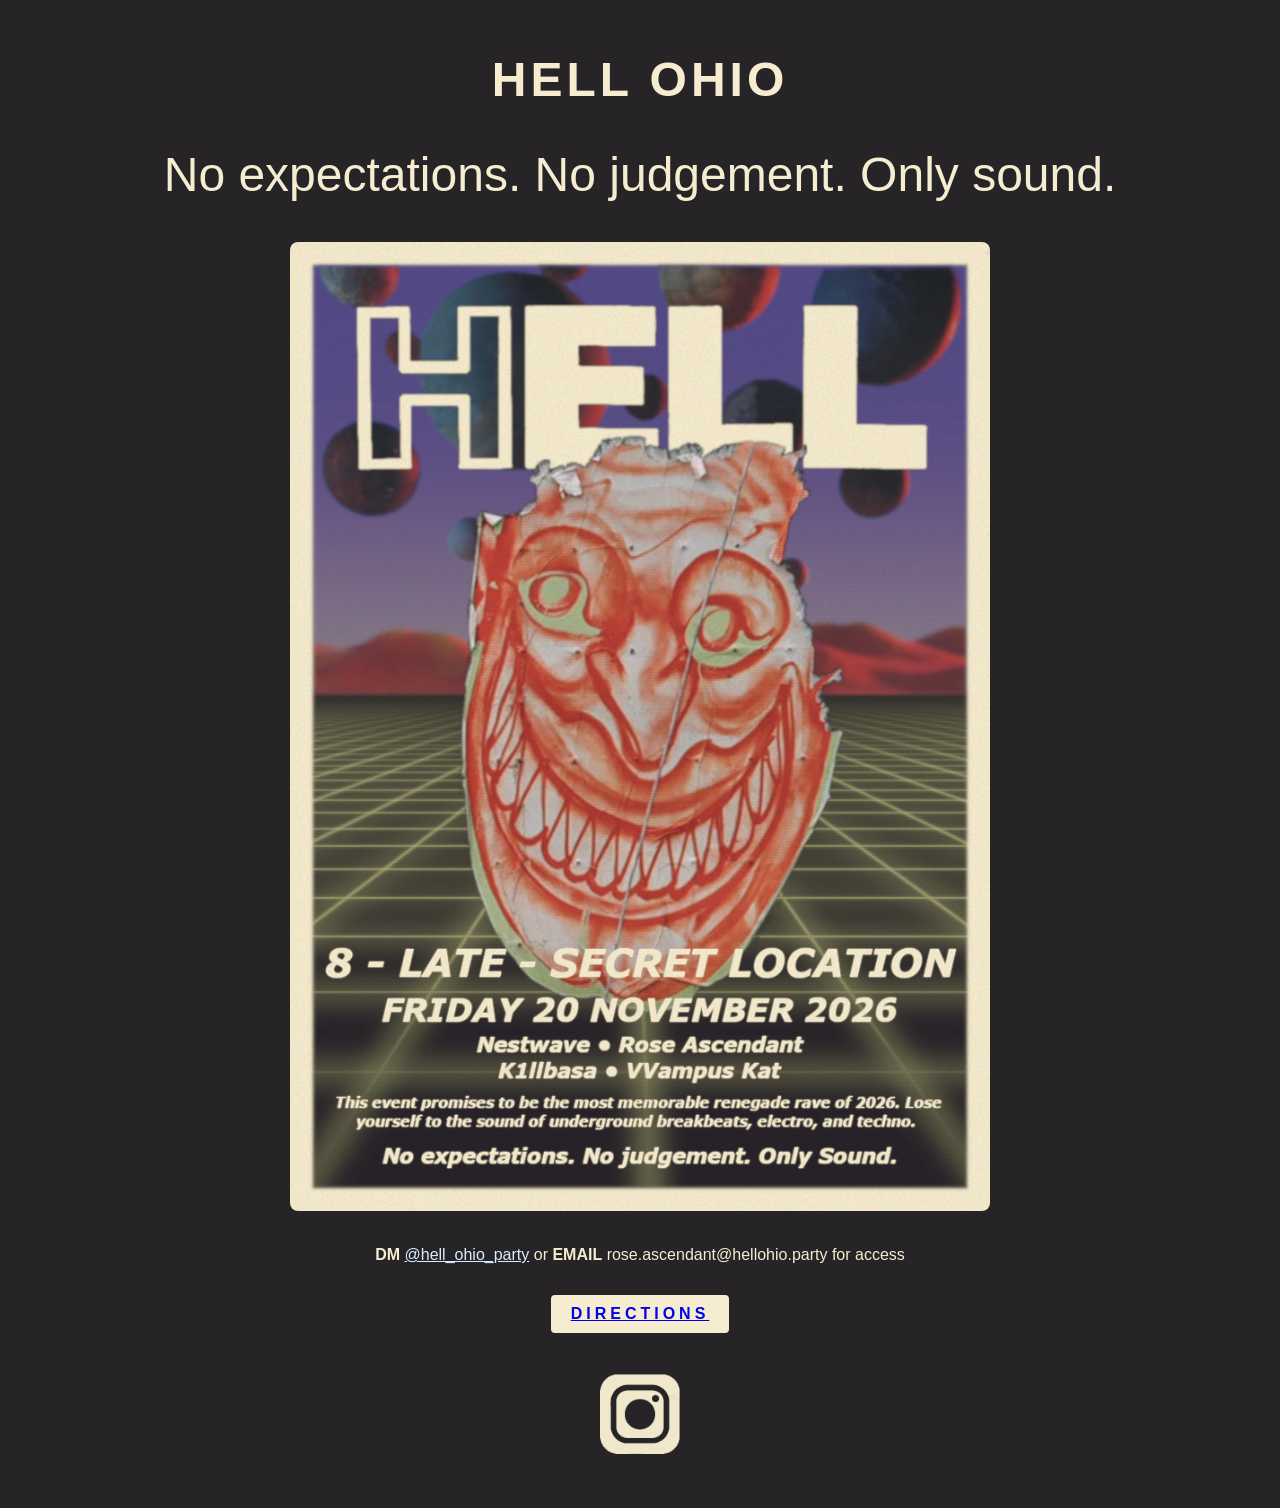
<file: index.html>
<!DOCTYPE html>
<html lang="en">
  <head>
    <meta charset="UTF-8">
    <meta name="viewport" content="width=device-width, initial-scale=1.0">
    <title>HELL OHIO</title>
    <link rel="stylesheet" href="style.css">
  </head>
  <body>
    <header>
      <h1>HELL OHIO</h1>
      <h2>No expectations. No judgement. Only sound.</h2>
    </header>
    <div class="photo-container">
      <img src="HELL Ohio v.3 version 2.png" alt="Flyer photo">
    </div>
    <p>
      <strong>DM</strong> <a class="light-link" href="https://www.instagram.com/hell_ohio_party/"target="_blank" rel="noopener noreferrer">@hell_ohio_party</a> or <strong>EMAIL</strong> rose.ascendant@hellohio.party for access
    </p>
    <div style="display: flex; justify-content: center; align-items: center;"> 
      <h1 class="button">
        <a href="/instructions.html">DIRECTIONS</a>
      </h1>
    </div>
    <div class="photo-container">
      <a href="https://www.instagram.com/hell_ohio_party/"target="_blank" rel="noopener noreferrer">
        <img src="insta hell.png" alt="Follow HELL OHIO on Instagram">
      </a>
    </div>
  </body>
</html>
</file>
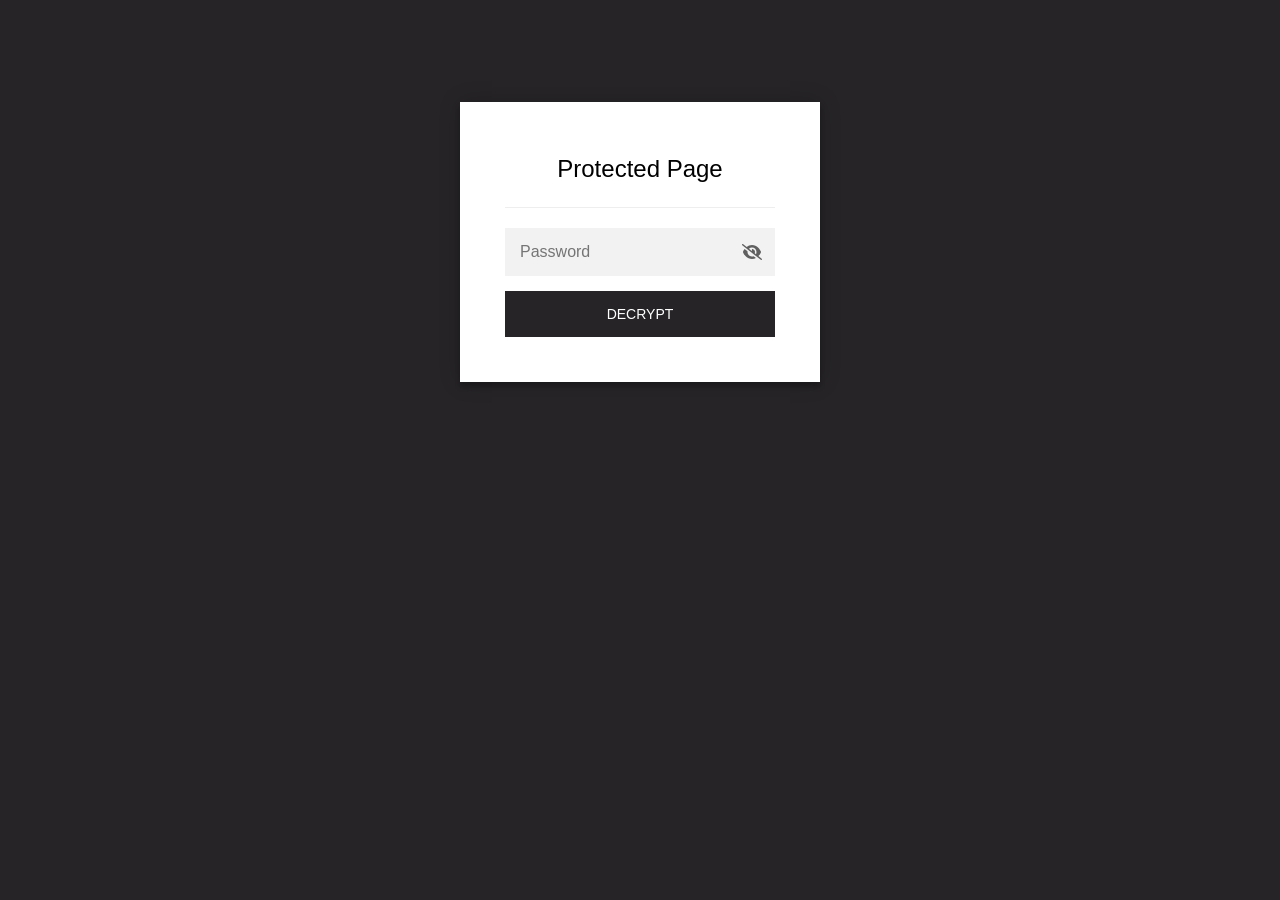
<file: instructions.html>
<!DOCTYPE html>
<html class="staticrypt-html">
    <head>
        <meta charset="utf-8" />
        <title>Protected Page</title>
        <meta name="viewport" content="width=device-width, initial-scale=1" />

        <!-- do not cache this page -->
        <meta http-equiv="cache-control" content="max-age=0" />
        <meta http-equiv="cache-control" content="no-cache" />
        <meta http-equiv="expires" content="0" />
        <meta http-equiv="expires" content="Tue, 01 Jan 1980 1:00:00 GMT" />
        <meta http-equiv="pragma" content="no-cache" />

        <style>
            .staticrypt-hr {
                margin-top: 20px;
                margin-bottom: 20px;
                border: 0;
                border-top: 1px solid #eee;
            }

            .staticrypt-page {
                width: 360px;
                padding: 8% 0 0;
                margin: auto;
                box-sizing: border-box;
            }

            .staticrypt-form {
                position: relative;
                z-index: 1;
                background: #ffffff;
                max-width: 360px;
                margin: 0 auto 100px;
                padding: 45px;
                text-align: center;
                box-shadow: 0 0 20px 0 rgba(0, 0, 0, 0.2), 0 5px 5px 0 rgba(0, 0, 0, 0.24);
            }

            .staticrypt-form input[type="password"],
            input[type="text"] {
                background: inherit;
                border: 0;
                box-sizing: border-box; /* This ensures padding is included in the total width */
                font-size: 14px;
                outline: 0;
                padding: 15px 30px 15px 15px; /* Adjust the padding to ensure there is space for the icon */
                width: 100%;
            }

            .staticrypt-password-container {
                position: relative;
                outline: 0;
                background: #f2f2f2;
                width: 100%;
                border: 0;
                margin: 0 0 15px;
                box-sizing: border-box;
            }

            .staticrypt-toggle-password-visibility {
                cursor: pointer;
                height: 20px;
                opacity: 60%;
                padding: 13px;
                position: absolute;
                right: 0;
                top: 50%;
                transform: translateY(-50%);
                width: 20px;
            }

            .staticrypt-form .staticrypt-decrypt-button {
                text-transform: uppercase;
                outline: 0;
                background: #262427;
                width: 100%;
                border: 0;
                padding: 15px;
                color: #ffffff;
                font-size: 14px;
                cursor: pointer;
            }

            .staticrypt-form .staticrypt-decrypt-button:hover,
            .staticrypt-form .staticrypt-decrypt-button:active,
            .staticrypt-form .staticrypt-decrypt-button:focus {
                background: #ad3d30;
                filter: brightness(92%);
            }

            .staticrypt-html {
                height: 100%;
            }

            .staticrypt-body {
                height: 100%;
                margin: 0;
            }

            .staticrypt-content {
                height: 100%;
                margin-bottom: 1em;
                background: #262427;
                font-family: "Arial", sans-serif;
                -webkit-font-smoothing: antialiased;
                -moz-osx-font-smoothing: grayscale;
            }

            .staticrypt-instructions {
                margin-top: -1em;
                margin-bottom: 1em;
            }

            .staticrypt-title {
                font-size: 1.5em;
            }

            label.staticrypt-remember {
                display: flex;
                align-items: center;
                margin-bottom: 1em;
            }

            .staticrypt-remember input[type="checkbox"] {
                transform: scale(1.5);
                margin-right: 1em;
            }

            .hidden {
                display: none !important;
            }

            .staticrypt-spinner-container {
                height: 100%;
                display: flex;
                align-items: center;
                justify-content: center;
            }

            .staticrypt-spinner {
                display: inline-block;
                width: 2rem;
                height: 2rem;
                vertical-align: text-bottom;
                border: 0.25em solid gray;
                border-right-color: transparent;
                border-radius: 50%;
                -webkit-animation: spinner-border 0.75s linear infinite;
                animation: spinner-border 0.75s linear infinite;
                animation-duration: 0.75s;
                animation-timing-function: linear;
                animation-delay: 0s;
                animation-iteration-count: infinite;
                animation-direction: normal;
                animation-fill-mode: none;
                animation-play-state: running;
                animation-name: spinner-border;
            }

            @keyframes spinner-border {
                100% {
                    transform: rotate(360deg);
                }
            }

            @media screen and (-webkit-min-device-pixel-ratio: 0) {
                .staticrypt-form input[type="password"],
                input[type="text"] {
                    font-size: 16px;
                }
            }
        </style>
    </head>

    <body class="staticrypt-body">
        <div id="staticrypt_loading" class="staticrypt-spinner-container">
            <div class="staticrypt-spinner"></div>
        </div>

        <div id="staticrypt_content" class="staticrypt-content hidden">
            <div class="staticrypt-page">
                <div class="staticrypt-form">
                    <div class="staticrypt-instructions">
                        <p class="staticrypt-title">Protected Page</p>
                        <p></p>
                    </div>

                    <hr class="staticrypt-hr" />

                    <form id="staticrypt-form" action="#" method="post">
                        <div class="staticrypt-password-container">
                            <input
                                id="staticrypt-password"
                                type="password"
                                name="password"
                                placeholder="Password"
                                autofocus
                            />

                            <img
                                class="staticrypt-toggle-password-visibility"
                                alt="template_toggle_show"
                                title="template_toggle_show"
                                src="[data-uri]"
                            />
                        </div>

                        <label id="staticrypt-remember-label" class="staticrypt-remember hidden">
                            <input id="staticrypt-remember" type="checkbox" name="remember" />
                            Remember me
                        </label>

                        <input type="submit" class="staticrypt-decrypt-button" value="DECRYPT" />
                    </form>
                </div>
            </div>
        </div>

        <script>
            // these variables will be filled when generating the file - the template format is 'variable_name'
            const staticryptInitiator = 
            ((function(){
  const exports = {};
  const cryptoEngine = ((function(){
  const exports = {};
  const { subtle } = crypto;

const IV_BITS = 16 * 8;
const HEX_BITS = 4;
const ENCRYPTION_ALGO = "AES-CBC";

/**
 * Translates between utf8 encoded hexadecimal strings
 * and Uint8Array bytes.
 */
const HexEncoder = {
    /**
     * hex string -> bytes
     * @param {string} hexString
     * @returns {Uint8Array}
     */
    parse: function (hexString) {
        if (hexString.length % 2 !== 0) throw "Invalid hexString";
        const arrayBuffer = new Uint8Array(hexString.length / 2);

        for (let i = 0; i < hexString.length; i += 2) {
            const byteValue = parseInt(hexString.substring(i, i + 2), 16);
            if (isNaN(byteValue)) {
                throw "Invalid hexString";
            }
            arrayBuffer[i / 2] = byteValue;
        }
        return arrayBuffer;
    },

    /**
     * bytes -> hex string
     * @param {Uint8Array} bytes
     * @returns {string}
     */
    stringify: function (bytes) {
        const hexBytes = [];

        for (let i = 0; i < bytes.length; ++i) {
            let byteString = bytes[i].toString(16);
            if (byteString.length < 2) {
                byteString = "0" + byteString;
            }
            hexBytes.push(byteString);
        }
        return hexBytes.join("");
    },
};

/**
 * Translates between utf8 strings and Uint8Array bytes.
 */
const UTF8Encoder = {
    parse: function (str) {
        return new TextEncoder().encode(str);
    },

    stringify: function (bytes) {
        return new TextDecoder().decode(bytes);
    },
};

/**
 * Salt and encrypt a msg with a password.
 */
async function encrypt(msg, hashedPassword) {
    // Must be 16 bytes, unpredictable, and preferably cryptographically random. However, it need not be secret.
    // https://developer.mozilla.org/en-US/docs/Web/API/SubtleCrypto/encrypt#parameters
    const iv = crypto.getRandomValues(new Uint8Array(IV_BITS / 8));

    const key = await subtle.importKey("raw", HexEncoder.parse(hashedPassword), ENCRYPTION_ALGO, false, ["encrypt"]);

    const encrypted = await subtle.encrypt(
        {
            name: ENCRYPTION_ALGO,
            iv: iv,
        },
        key,
        UTF8Encoder.parse(msg)
    );

    // iv will be 32 hex characters, we prepend it to the ciphertext for use in decryption
    return HexEncoder.stringify(iv) + HexEncoder.stringify(new Uint8Array(encrypted));
}
exports.encrypt = encrypt;

/**
 * Decrypt a salted msg using a password.
 *
 * @param {string} encryptedMsg
 * @param {string} hashedPassword
 * @returns {Promise<string>}
 */
async function decrypt(encryptedMsg, hashedPassword) {
    const ivLength = IV_BITS / HEX_BITS;
    const iv = HexEncoder.parse(encryptedMsg.substring(0, ivLength));
    const encrypted = encryptedMsg.substring(ivLength);

    const key = await subtle.importKey("raw", HexEncoder.parse(hashedPassword), ENCRYPTION_ALGO, false, ["decrypt"]);

    const outBuffer = await subtle.decrypt(
        {
            name: ENCRYPTION_ALGO,
            iv: iv,
        },
        key,
        HexEncoder.parse(encrypted)
    );

    return UTF8Encoder.stringify(new Uint8Array(outBuffer));
}
exports.decrypt = decrypt;

/**
 * Salt and hash the password so it can be stored in localStorage without opening a password reuse vulnerability.
 *
 * @param {string} password
 * @param {string} salt
 * @returns {Promise<string>}
 */
async function hashPassword(password, salt) {
    // we hash the password in multiple steps, each adding more iterations. This is because we used to allow less
    // iterations, so for backward compatibility reasons, we need to support going from that to more iterations.
    let hashedPassword = await hashLegacyRound(password, salt);

    hashedPassword = await hashSecondRound(hashedPassword, salt);

    return hashThirdRound(hashedPassword, salt);
}
exports.hashPassword = hashPassword;

/**
 * This hashes the password with 1k iterations. This is a low number, we need this function to support backwards
 * compatibility.
 *
 * @param {string} password
 * @param {string} salt
 * @returns {Promise<string>}
 */
function hashLegacyRound(password, salt) {
    return pbkdf2(password, salt, 1000, "SHA-1");
}
exports.hashLegacyRound = hashLegacyRound;

/**
 * Add a second round of iterations. This is because we used to use 1k, so for backwards compatibility with
 * remember-me/autodecrypt links, we need to support going from that to more iterations.
 *
 * @param hashedPassword
 * @param salt
 * @returns {Promise<string>}
 */
function hashSecondRound(hashedPassword, salt) {
    return pbkdf2(hashedPassword, salt, 14000, "SHA-256");
}
exports.hashSecondRound = hashSecondRound;

/**
 * Add a third round of iterations to bring total number to 600k. This is because we used to use 1k, then 15k, so for
 * backwards compatibility with remember-me/autodecrypt links, we need to support going from that to more iterations.
 *
 * @param hashedPassword
 * @param salt
 * @returns {Promise<string>}
 */
function hashThirdRound(hashedPassword, salt) {
    return pbkdf2(hashedPassword, salt, 585000, "SHA-256");
}
exports.hashThirdRound = hashThirdRound;

/**
 * Salt and hash the password so it can be stored in localStorage without opening a password reuse vulnerability.
 *
 * @param {string} password
 * @param {string} salt
 * @param {int} iterations
 * @param {string} hashAlgorithm
 * @returns {Promise<string>}
 */
async function pbkdf2(password, salt, iterations, hashAlgorithm) {
    const key = await subtle.importKey("raw", UTF8Encoder.parse(password), "PBKDF2", false, ["deriveBits"]);

    const keyBytes = await subtle.deriveBits(
        {
            name: "PBKDF2",
            hash: hashAlgorithm,
            iterations,
            salt: UTF8Encoder.parse(salt),
        },
        key,
        256
    );

    return HexEncoder.stringify(new Uint8Array(keyBytes));
}

function generateRandomSalt() {
    const bytes = crypto.getRandomValues(new Uint8Array(128 / 8));

    return HexEncoder.stringify(new Uint8Array(bytes));
}
exports.generateRandomSalt = generateRandomSalt;

async function signMessage(hashedPassword, message) {
    const key = await subtle.importKey(
        "raw",
        HexEncoder.parse(hashedPassword),
        {
            name: "HMAC",
            hash: "SHA-256",
        },
        false,
        ["sign"]
    );
    const signature = await subtle.sign("HMAC", key, UTF8Encoder.parse(message));

    return HexEncoder.stringify(new Uint8Array(signature));
}
exports.signMessage = signMessage;

function getRandomAlphanum() {
    const possibleCharacters = "abcdefghijklmnopqrstuvwxyzABCDEFGHIJKLMNOPQRSTUVWXYZ0123456789";

    let byteArray;
    let parsedInt;

    // Keep generating new random bytes until we get a value that falls
    // within a range that can be evenly divided by possibleCharacters.length
    do {
        byteArray = crypto.getRandomValues(new Uint8Array(1));
        // extract the lowest byte to get an int from 0 to 255 (probably unnecessary, since we're only generating 1 byte)
        parsedInt = byteArray[0] & 0xff;
    } while (parsedInt >= 256 - (256 % possibleCharacters.length));

    // Take the modulo of the parsed integer to get a random number between 0 and totalLength - 1
    const randomIndex = parsedInt % possibleCharacters.length;

    return possibleCharacters[randomIndex];
}

/**
 * Generate a random string of a given length.
 *
 * @param {int} length
 * @returns {string}
 */
function generateRandomString(length) {
    let randomString = "";

    for (let i = 0; i < length; i++) {
        randomString += getRandomAlphanum();
    }

    return randomString;
}
exports.generateRandomString = generateRandomString;

  return exports;
})());
const codec = ((function(){
  const exports = {};
  /**
 * Initialize the codec with the provided cryptoEngine - this return functions to encode and decode messages.
 *
 * @param cryptoEngine - the engine to use for encryption / decryption
 */
function init(cryptoEngine) {
    const exports = {};

    /**
     * Top-level function for encoding a message.
     * Includes password hashing, encryption, and signing.
     *
     * @param {string} msg
     * @param {string} password
     * @param {string} salt
     *
     * @returns {string} The encoded text
     */
    async function encode(msg, password, salt) {
        const hashedPassword = await cryptoEngine.hashPassword(password, salt);

        const encrypted = await cryptoEngine.encrypt(msg, hashedPassword);

        // we use the hashed password in the HMAC because this is effectively what will be used a password (so we can store
        // it in localStorage safely, we don't use the clear text password)
        const hmac = await cryptoEngine.signMessage(hashedPassword, encrypted);

        return hmac + encrypted;
    }
    exports.encode = encode;

    /**
     * Encode using a password that has already been hashed. This is useful to encode multiple messages in a row, that way
     * we don't need to hash the password multiple times.
     *
     * @param {string} msg
     * @param {string} hashedPassword
     *
     * @returns {string} The encoded text
     */
    async function encodeWithHashedPassword(msg, hashedPassword) {
        const encrypted = await cryptoEngine.encrypt(msg, hashedPassword);

        // we use the hashed password in the HMAC because this is effectively what will be used a password (so we can store
        // it in localStorage safely, we don't use the clear text password)
        const hmac = await cryptoEngine.signMessage(hashedPassword, encrypted);

        return hmac + encrypted;
    }
    exports.encodeWithHashedPassword = encodeWithHashedPassword;

    /**
     * Top-level function for decoding a message.
     * Includes signature check and decryption.
     *
     * @param {string} signedMsg
     * @param {string} hashedPassword
     * @param {string} salt
     * @param {int} backwardCompatibleAttempt
     * @param {string} originalPassword
     *
     * @returns {Object} {success: true, decoded: string} | {success: false, message: string}
     */
    async function decode(signedMsg, hashedPassword, salt, backwardCompatibleAttempt = 0, originalPassword = "") {
        const encryptedHMAC = signedMsg.substring(0, 64);
        const encryptedMsg = signedMsg.substring(64);
        const decryptedHMAC = await cryptoEngine.signMessage(hashedPassword, encryptedMsg);

        if (decryptedHMAC !== encryptedHMAC) {
            // we have been raising the number of iterations in the hashing algorithm multiple times, so to support the old
            // remember-me/autodecrypt links we need to try bringing the old hashes up to speed.
            originalPassword = originalPassword || hashedPassword;
            if (backwardCompatibleAttempt === 0) {
                const updatedHashedPassword = await cryptoEngine.hashThirdRound(originalPassword, salt);

                return decode(signedMsg, updatedHashedPassword, salt, backwardCompatibleAttempt + 1, originalPassword);
            }
            if (backwardCompatibleAttempt === 1) {
                let updatedHashedPassword = await cryptoEngine.hashSecondRound(originalPassword, salt);
                updatedHashedPassword = await cryptoEngine.hashThirdRound(updatedHashedPassword, salt);

                return decode(signedMsg, updatedHashedPassword, salt, backwardCompatibleAttempt + 1, originalPassword);
            }

            return { success: false, message: "Signature mismatch" };
        }

        return {
            success: true,
            decoded: await cryptoEngine.decrypt(encryptedMsg, hashedPassword),
        };
    }
    exports.decode = decode;

    return exports;
}
exports.init = init;

  return exports;
})());
const decode = codec.init(cryptoEngine).decode;

/**
 * Initialize the staticrypt module, that exposes functions callbable by the password_template.
 *
 * @param {{
 *  staticryptEncryptedMsgUniqueVariableName: string,
 *  isRememberEnabled: boolean,
 *  rememberDurationInDays: number,
 *  staticryptSaltUniqueVariableName: string,
 * }} staticryptConfig - object of data that is stored on the password_template at encryption time.
 *
 * @param {{
 *  rememberExpirationKey: string,
 *  rememberPassphraseKey: string,
 *  replaceHtmlCallback: function,
 *  clearLocalStorageCallback: function,
 * }} templateConfig - object of data that can be configured by a custom password_template.
 */
function init(staticryptConfig, templateConfig) {
    const exports = {};

    /**
     * Decrypt our encrypted page, replace the whole HTML.
     *
     * @param {string} hashedPassword
     * @returns {Promise<boolean>}
     */
    async function decryptAndReplaceHtml(hashedPassword) {
        const { staticryptEncryptedMsgUniqueVariableName, staticryptSaltUniqueVariableName } = staticryptConfig;
        const { replaceHtmlCallback } = templateConfig;

        const result = await decode(
            staticryptEncryptedMsgUniqueVariableName,
            hashedPassword,
            staticryptSaltUniqueVariableName
        );
        if (!result.success) {
            return false;
        }
        const plainHTML = result.decoded;

        // if the user configured a callback call it, otherwise just replace the whole HTML
        if (typeof replaceHtmlCallback === "function") {
            replaceHtmlCallback(plainHTML);
        } else {
            document.write(plainHTML);
            document.close();
        }

        return true;
    }

    /**
     * Attempt to decrypt the page and replace the whole HTML.
     *
     * @param {string} password
     * @param {boolean} isRememberChecked
     *
     * @returns {Promise<{isSuccessful: boolean, hashedPassword?: string}>} - we return an object, so that if we want to
     *   expose more information in the future we can do it without breaking the password_template
     */
    async function handleDecryptionOfPage(password, isRememberChecked) {
        const { staticryptSaltUniqueVariableName } = staticryptConfig;

        // decrypt and replace the whole page
        const hashedPassword = await cryptoEngine.hashPassword(password, staticryptSaltUniqueVariableName);
        return handleDecryptionOfPageFromHash(hashedPassword, isRememberChecked);
    }
    exports.handleDecryptionOfPage = handleDecryptionOfPage;

    async function handleDecryptionOfPageFromHash(hashedPassword, isRememberChecked) {
        const { isRememberEnabled, rememberDurationInDays } = staticryptConfig;
        const { rememberExpirationKey, rememberPassphraseKey } = templateConfig;

        const isDecryptionSuccessful = await decryptAndReplaceHtml(hashedPassword);

        if (!isDecryptionSuccessful) {
            return {
                isSuccessful: false,
                hashedPassword,
            };
        }

        // remember the hashedPassword and set its expiration if necessary
        if (isRememberEnabled && isRememberChecked) {
            window.localStorage.setItem(rememberPassphraseKey, hashedPassword);

            // set the expiration if the duration isn't 0 (meaning no expiration)
            if (rememberDurationInDays > 0) {
                window.localStorage.setItem(
                    rememberExpirationKey,
                    (new Date().getTime() + rememberDurationInDays * 24 * 60 * 60 * 1000).toString()
                );
            }
        }

        return {
            isSuccessful: true,
            hashedPassword,
        };
    }
    exports.handleDecryptionOfPageFromHash = handleDecryptionOfPageFromHash;

    /**
     * Clear localstorage from staticrypt related values
     */
    function clearLocalStorage() {
        const { clearLocalStorageCallback, rememberExpirationKey, rememberPassphraseKey } = templateConfig;

        if (typeof clearLocalStorageCallback === "function") {
            clearLocalStorageCallback();
        } else {
            localStorage.removeItem(rememberPassphraseKey);
            localStorage.removeItem(rememberExpirationKey);
        }
    }

    async function handleDecryptOnLoad() {
        let isSuccessful = await decryptOnLoadFromUrl();

        if (!isSuccessful) {
            isSuccessful = await decryptOnLoadFromRememberMe();
        }

        return { isSuccessful };
    }
    exports.handleDecryptOnLoad = handleDecryptOnLoad;

    /**
     * Clear storage if we are logging out
     *
     * @returns {boolean} - whether we logged out
     */
    function logoutIfNeeded() {
        const logoutKey = "staticrypt_logout";

        // handle logout through query param
        const queryParams = new URLSearchParams(window.location.search);
        if (queryParams.has(logoutKey)) {
            clearLocalStorage();
            return true;
        }

        // handle logout through URL fragment
        const hash = window.location.hash.substring(1);
        if (hash.includes(logoutKey)) {
            clearLocalStorage();
            return true;
        }

        return false;
    }

    /**
     * To be called on load: check if we want to try to decrypt and replace the HTML with the decrypted content, and
     * try to do it if needed.
     *
     * @returns {Promise<boolean>} true if we derypted and replaced the whole page, false otherwise
     */
    async function decryptOnLoadFromRememberMe() {
        const { rememberDurationInDays } = staticryptConfig;
        const { rememberExpirationKey, rememberPassphraseKey } = templateConfig;

        // if we are login out, terminate
        if (logoutIfNeeded()) {
            return false;
        }

        // if there is expiration configured, check if we're not beyond the expiration
        if (rememberDurationInDays && rememberDurationInDays > 0) {
            const expiration = localStorage.getItem(rememberExpirationKey),
                isExpired = expiration && new Date().getTime() > parseInt(expiration);

            if (isExpired) {
                clearLocalStorage();
                return false;
            }
        }

        const hashedPassword = localStorage.getItem(rememberPassphraseKey);

        if (hashedPassword) {
            // try to decrypt
            const isDecryptionSuccessful = await decryptAndReplaceHtml(hashedPassword);

            // if the decryption is unsuccessful the password might be wrong - silently clear the saved data and let
            // the user fill the password form again
            if (!isDecryptionSuccessful) {
                clearLocalStorage();
                return false;
            }

            return true;
        }

        return false;
    }

    async function decryptOnLoadFromUrl() {
        const passwordKey = "staticrypt_pwd";
        const rememberMeKey = "remember_me";

        // try to get the password from the query param (for backward compatibility - we now want to avoid this method,
        // since it sends the hashed password to the server which isn't needed)
        const queryParams = new URLSearchParams(window.location.search);
        const hashedPasswordQuery = queryParams.get(passwordKey);
        const rememberMeQuery = queryParams.get(rememberMeKey);

        const urlFragment = window.location.hash.substring(1);
        // get the password from the url fragment
        const hashedPasswordRegexMatch = urlFragment.match(new RegExp(passwordKey + "=([^&]*)"));
        const hashedPasswordFragment = hashedPasswordRegexMatch ? hashedPasswordRegexMatch[1] : null;
        const rememberMeFragment = urlFragment.includes(rememberMeKey);

        const hashedPassword = hashedPasswordFragment || hashedPasswordQuery;
        const rememberMe = rememberMeFragment || rememberMeQuery;

        if (hashedPassword) {
            return handleDecryptionOfPageFromHash(hashedPassword, rememberMe);
        }

        return false;
    }

    return exports;
}
exports.init = init;

  return exports;
})());
        ;
            const templateError = "template_error",
                templateToggleAltShow = "template_toggle_show",
                templateToggleAltHide = "template_toggle_hide",
                isRememberEnabled = false,
                staticryptConfig = {"staticryptEncryptedMsgUniqueVariableName":"[base64]","isRememberEnabled":false,"rememberDurationInDays":0,"staticryptSaltUniqueVariableName":"99a595da704f9e6a7078c617e28d4d59"};

            // you can edit these values to customize some of the behavior of StatiCrypt
            const templateConfig = {
                rememberExpirationKey: "staticrypt_expiration",
                rememberPassphraseKey: "staticrypt_passphrase",
                replaceHtmlCallback: null,
                clearLocalStorageCallback: null,
            };

            // init the staticrypt engine
            const staticrypt = staticryptInitiator.init(staticryptConfig, templateConfig);

            // try to automatically decrypt on load if there is a saved password
            window.onload = async function () {
                const { isSuccessful } = await staticrypt.handleDecryptOnLoad();

                // if we didn't decrypt anything on load, show the password prompt. Otherwise the content has already been
                // replaced, no need to do anything
                if (!isSuccessful) {
                    // hide loading screen
                    document.getElementById("staticrypt_loading").classList.add("hidden");
                    document.getElementById("staticrypt_content").classList.remove("hidden");
                    document.getElementById("staticrypt-password").focus();

                    // show the remember me checkbox
                    if (isRememberEnabled) {
                        document.getElementById("staticrypt-remember-label").classList.remove("hidden");
                    }
                }
            };

            // toggle password visibility
            const toggleIcon = document.querySelector(".staticrypt-toggle-password-visibility");
            // these two icons are coming from FontAwesome
            const imgSrcEyeClosed =
                "[data-uri]";
            const imgSrcEyeOpened =
                "[data-uri]";
            toggleIcon.addEventListener("click", function () {
                const passwordInput = document.getElementById("staticrypt-password");
                if (passwordInput.type === "password") {
                    passwordInput.type = "text";
                    toggleIcon.src = imgSrcEyeOpened;
                    toggleIcon.alt = templateToggleAltHide;
                    toggleIcon.title = templateToggleAltHide;
                } else {
                    passwordInput.type = "password";
                    toggleIcon.src = imgSrcEyeClosed;
                    toggleIcon.alt = templateToggleAltShow;
                    toggleIcon.title = templateToggleAltShow;
                }
            });

            // handle password form submission
            document.getElementById("staticrypt-form").addEventListener("submit", async function (e) {
                e.preventDefault();

                const password = document.getElementById("staticrypt-password").value,
                    isRememberChecked = document.getElementById("staticrypt-remember").checked;

                const { isSuccessful } = await staticrypt.handleDecryptionOfPage(password, isRememberChecked);

                if (!isSuccessful) {
                    alert(templateError);
                }
            });
        </script>
    </body>
</html>
</file>
<file: style.css>
/* general page styling*/
* {
  box-sizing: border-box;
}

body {
  background-color: #262427 !important;
  color: #F6EDD0;
  font-family: Arial, sans-serif;
  margin: 0;
  padding: 20px;
  text-align: center;
}

/* header*/
header {
  width: 100%;
  text-align: center;
  margin: 0 auto 30px;
}

h1 {
  font-size: clamp(32px, 6vw, 48px);
  letter-spacing: 4px;
  justify-content: center;
}

h2 {
  font-size: clamp(32px, 6vw, 48px);
  font-weight: normal;
}

/*flyer photo*/
.photo-container {
  width: 100%;
  display: flex;
  justify-content: center;
  margin: 30px auto;
}

.photo-container img {
  width: 80%;
  max-width: 700px;
  justify-content: center;
  height: auto;
  border-radius: 8px;
  object-fit: cover;
}

/*main body-yadi-yadi*/
main {
  width: 100%;
  max-width: 800px;
  margin: 0 auto;
  text-align: center;
}

section {
  width: 100%;
  margin: 0 auto;
}

p {
  font-size: 16px;
  line-height: 1.7;
  text-align: center;
}

.button {
  background-color: #f6edd0;
  border: none;
  padding: 10px 20px;
  font-size: 16px;
  cursor: pointer;
  border-radius: 4px;
  max-width: 20em;
  justify-content: center;
}

.photo-container:last-of-type img {
  width: 40%;
}

.light-link {
  color: #DCEBFF;
}

.light-link:visited {
  color: #E6D6FF;
}
</file>
